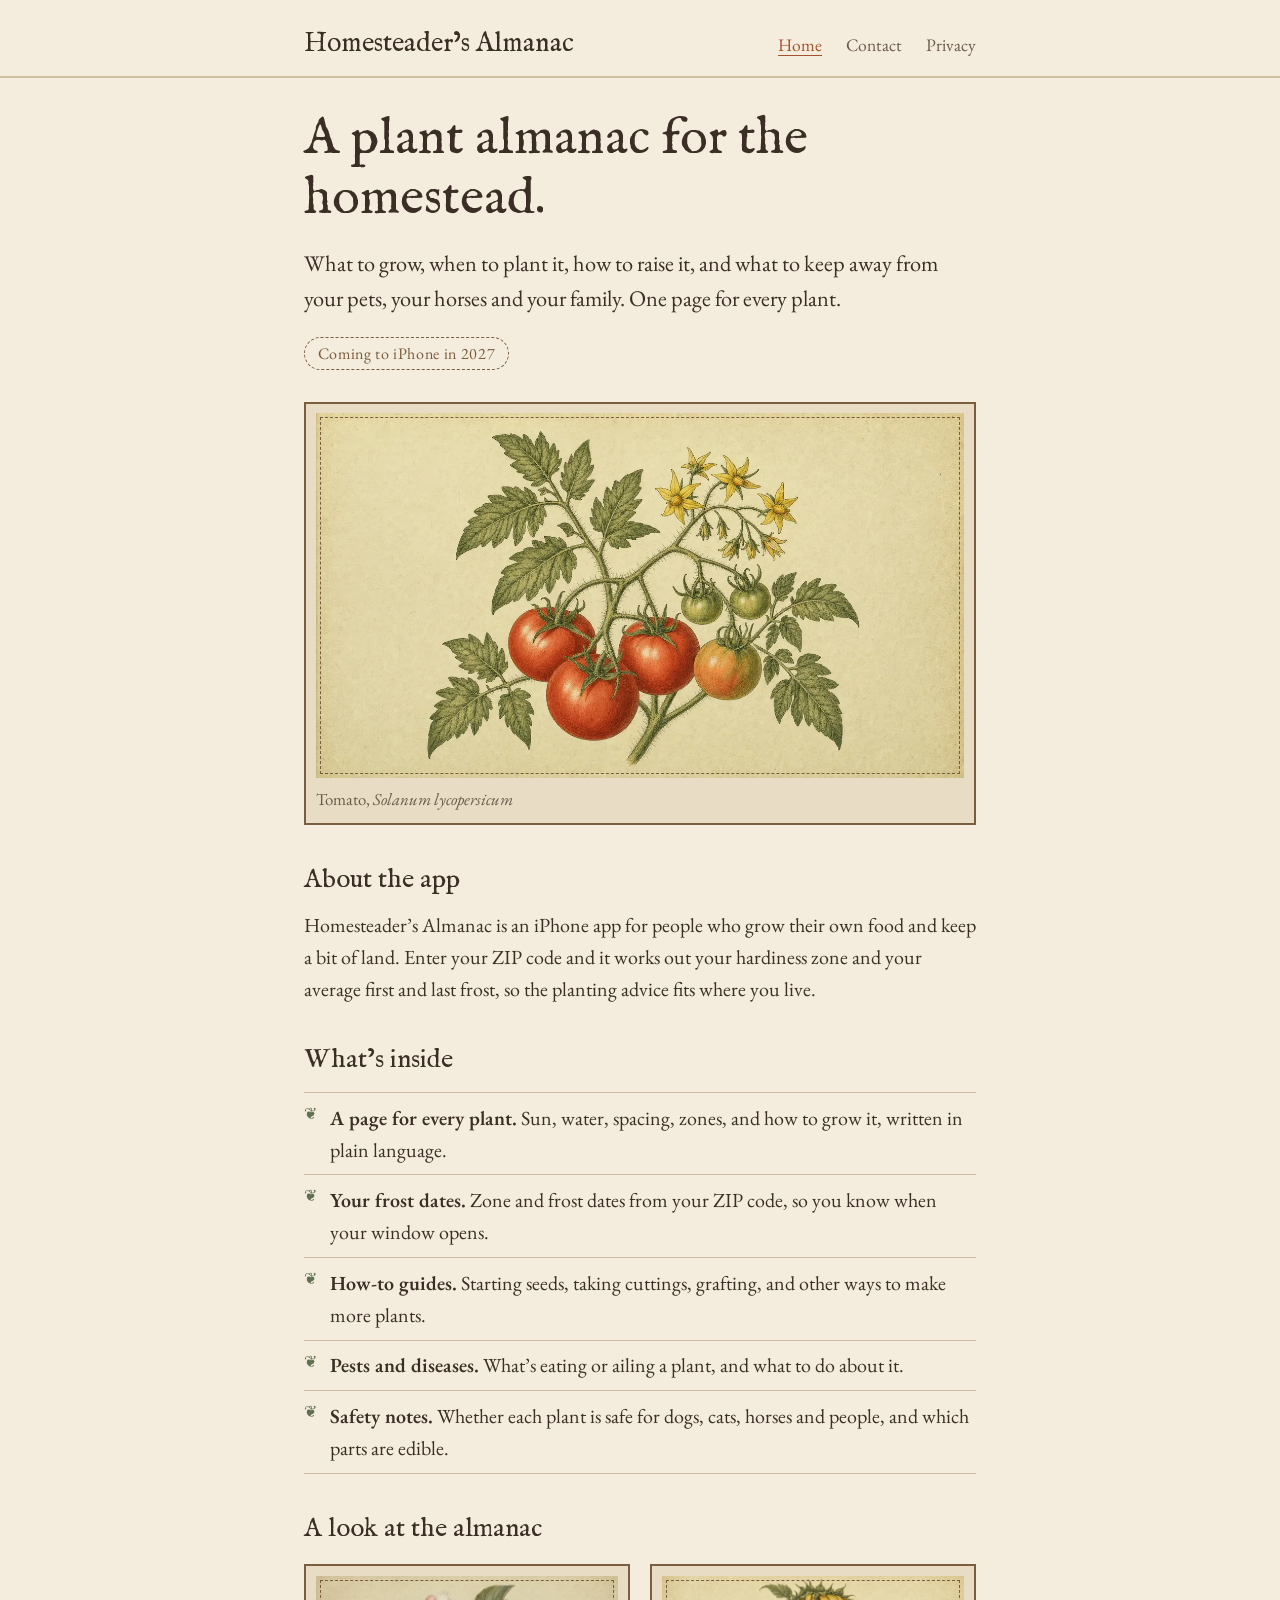
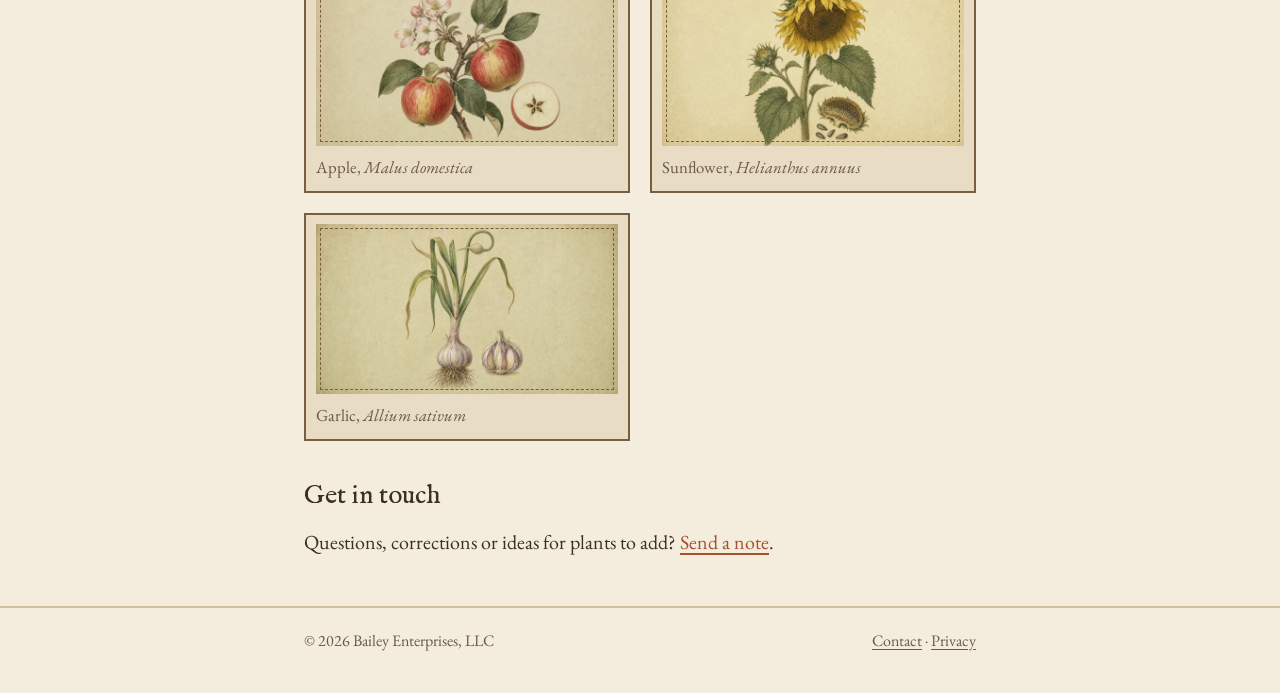
<file: index.html>
<!doctype html>
<html lang="en">
<head>
<meta charset="utf-8">
<meta name="viewport" content="width=device-width, initial-scale=1">
<title>Homesteader’s Almanac</title>
<meta name="description" content="A plant almanac for the homestead, coming to iPhone: what to grow, when to plant it, and what to watch out for, with a page for every plant.">
<meta property="og:title" content="Homesteader’s Almanac">
<meta property="og:description" content="A plant almanac for the homestead, coming to iPhone: what to grow, when to plant it, and what to watch out for, with a page for every plant.">
<meta property="og:type" content="website">
<meta property="og:image" content="https://homesteadersalmanac.com/img/tomato.webp">
<link rel="icon" href="favicon.svg" type="image/svg+xml">
<link rel="preload" href="fonts/imfell.woff2" as="font" type="font/woff2" crossorigin>
<link rel="stylesheet" href="style.css">
</head>
<body>
<header class="site">
  <div class="wrap">
    <a class="wordmark" href="index.html">Homesteader&rsquo;s Almanac</a>
    <nav aria-label="Main">
      <a href="index.html" aria-current="page">Home</a>
      <a href="contact.html">Contact</a>
      <a href="privacy.html">Privacy</a>
    </nav>
  </div>
</header>
<main>
<div class="wrap">
<h1>A plant almanac for the homestead.</h1>
<p class="lede">What to grow, when to plant it, how to raise it, and what to keep away from your pets, your horses and your family. One page for every plant.</p>
<span class="stamp">Coming to iPhone in 2027</span>

<figure class="plate">
  <img src="img/tomato.webp" width="1280" height="720" alt="Vintage-style illustration of a tomato plant with ripe red fruit, green tomatoes and small yellow flowers on a cream background.">
  <figcaption>Tomato, <i>Solanum lycopersicum</i></figcaption>
</figure>

<h2>About the app</h2>
<p>Homesteader&rsquo;s Almanac is an iPhone app for people who grow their own food and keep a bit of land. Enter your ZIP code and it works out your hardiness zone and your average first and last frost, so the planting advice fits where you live.</p>

<h2>What&rsquo;s inside</h2>
<ul class="inside">
  <li><strong>A page for every plant.</strong> Sun, water, spacing, zones, and how to grow it, written in plain language.</li>
  <li><strong>Your frost dates.</strong> Zone and frost dates from your ZIP code, so you know when your window opens.</li>
  <li><strong>How-to guides.</strong> Starting seeds, taking cuttings, grafting, and other ways to make more plants.</li>
  <li><strong>Pests and diseases.</strong> What&rsquo;s eating or ailing a plant, and what to do about it.</li>
  <li><strong>Safety notes.</strong> Whether each plant is safe for dogs, cats, horses and people, and which parts are edible.</li>
</ul>

<h2>A look at the almanac</h2>
<div class="gallery">
  <figure class="plate">
    <img src="img/apple.webp" width="1280" height="720" loading="lazy" alt="Vintage-style illustration of an apple branch with pink blossoms, two red apples and a halved apple showing the star-shaped core.">
    <figcaption>Apple, <i>Malus domestica</i></figcaption>
  </figure>
  <figure class="plate">
    <img src="img/sunflower.webp" width="1280" height="720" loading="lazy" alt="Vintage-style illustration of a sunflower with a drooping yellow head, large leaves, a flower bud and loose seeds.">
    <figcaption>Sunflower, <i>Helianthus annuus</i></figcaption>
  </figure>
  <figure class="plate">
    <img src="img/garlic.webp" width="1280" height="720" loading="lazy" alt="Vintage-style illustration of a garlic plant with a curling scape, a whole bulb with roots and a bulb split into cloves.">
    <figcaption>Garlic, <i>Allium sativum</i></figcaption>
  </figure>
</div>

<h2>Get in touch</h2>
<p>Questions, corrections or ideas for plants to add? <a href="contact.html">Send a note</a>.</p>
</div>
</main>
<footer class="site">
  <div class="wrap">
    <span>&copy; 2026 Bailey Enterprises, LLC</span>
    <span><a href="contact.html">Contact</a> &middot; <a href="privacy.html">Privacy</a></span>
  </div>
</footer>
</body>
</html>
</file>
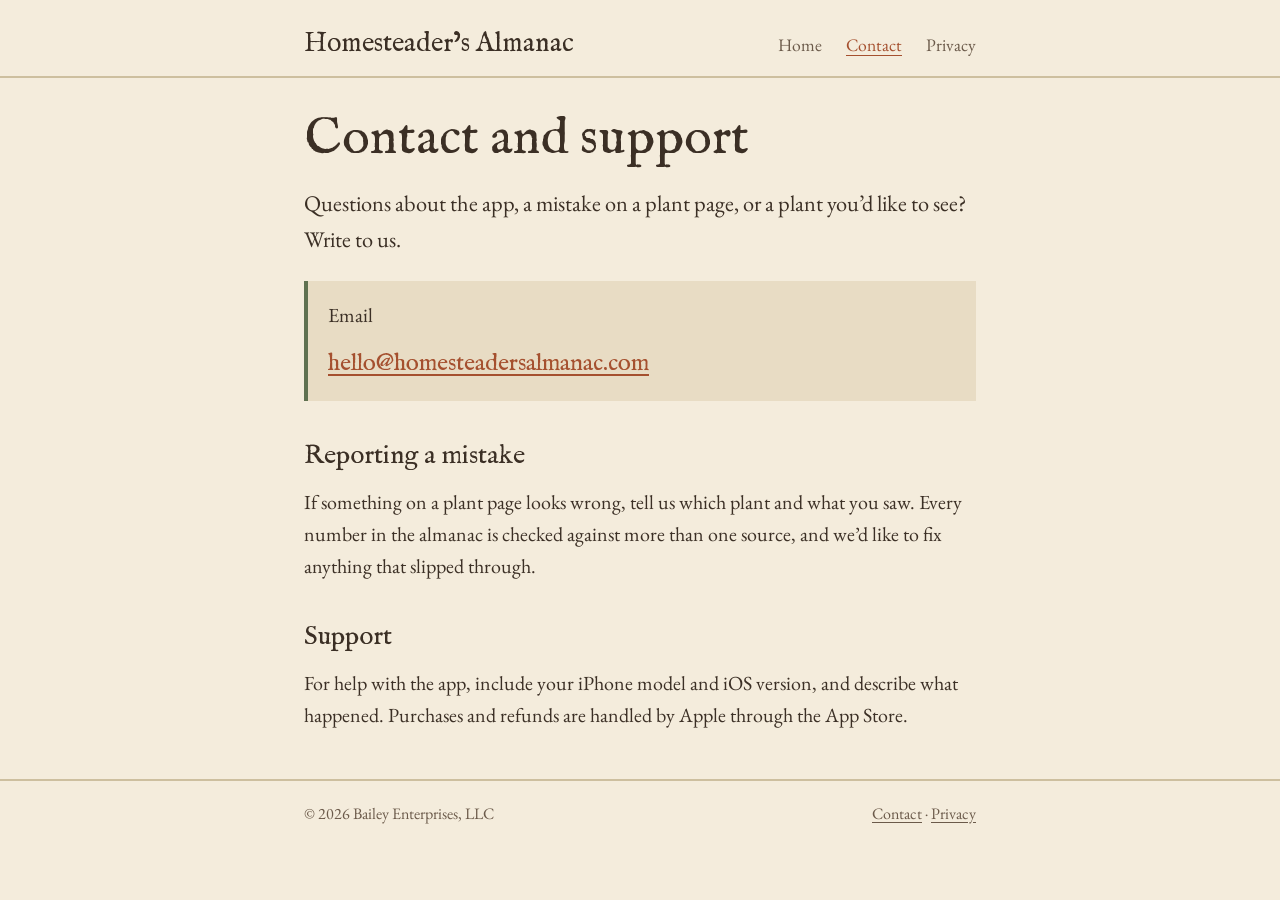
<file: contact.html>
<!doctype html>
<html lang="en">
<head>
<meta charset="utf-8">
<meta name="viewport" content="width=device-width, initial-scale=1">
<title>Contact and support · Homesteader’s Almanac</title>
<meta name="description" content="How to reach Homesteader’s Almanac with questions, corrections or support requests.">
<meta property="og:title" content="Contact and support · Homesteader’s Almanac">
<meta property="og:description" content="How to reach Homesteader’s Almanac with questions, corrections or support requests.">
<meta property="og:type" content="website">
<meta property="og:image" content="https://homesteadersalmanac.com/img/tomato.webp">
<link rel="icon" href="favicon.svg" type="image/svg+xml">
<link rel="preload" href="fonts/imfell.woff2" as="font" type="font/woff2" crossorigin>
<link rel="stylesheet" href="style.css">
</head>
<body>
<header class="site">
  <div class="wrap">
    <a class="wordmark" href="index.html">Homesteader&rsquo;s Almanac</a>
    <nav aria-label="Main">
      <a href="index.html">Home</a>
      <a href="contact.html" aria-current="page">Contact</a>
      <a href="privacy.html">Privacy</a>
    </nav>
  </div>
</header>
<main>
<div class="wrap">
<h1>Contact and support</h1>
<p class="lede">Questions about the app, a mistake on a plant page, or a plant you&rsquo;d like to see? Write to us.</p>

<div class="card">
  <p>Email</p>
  <p class="mail"><a href="mailto:hello@homesteadersalmanac.com">hello@homesteadersalmanac.com</a></p>
</div>

<h2>Reporting a mistake</h2>
<p>If something on a plant page looks wrong, tell us which plant and what you saw. Every number in the almanac is checked against more than one source, and we&rsquo;d like to fix anything that slipped through.</p>

<h2>Support</h2>
<p>For help with the app, include your iPhone model and iOS version, and describe what happened. Purchases and refunds are handled by Apple through the App Store.</p>
</div>
</main>
<footer class="site">
  <div class="wrap">
    <span>&copy; 2026 Bailey Enterprises, LLC</span>
    <span><a href="contact.html">Contact</a> &middot; <a href="privacy.html">Privacy</a></span>
  </div>
</footer>
</body>
</html>
</file>
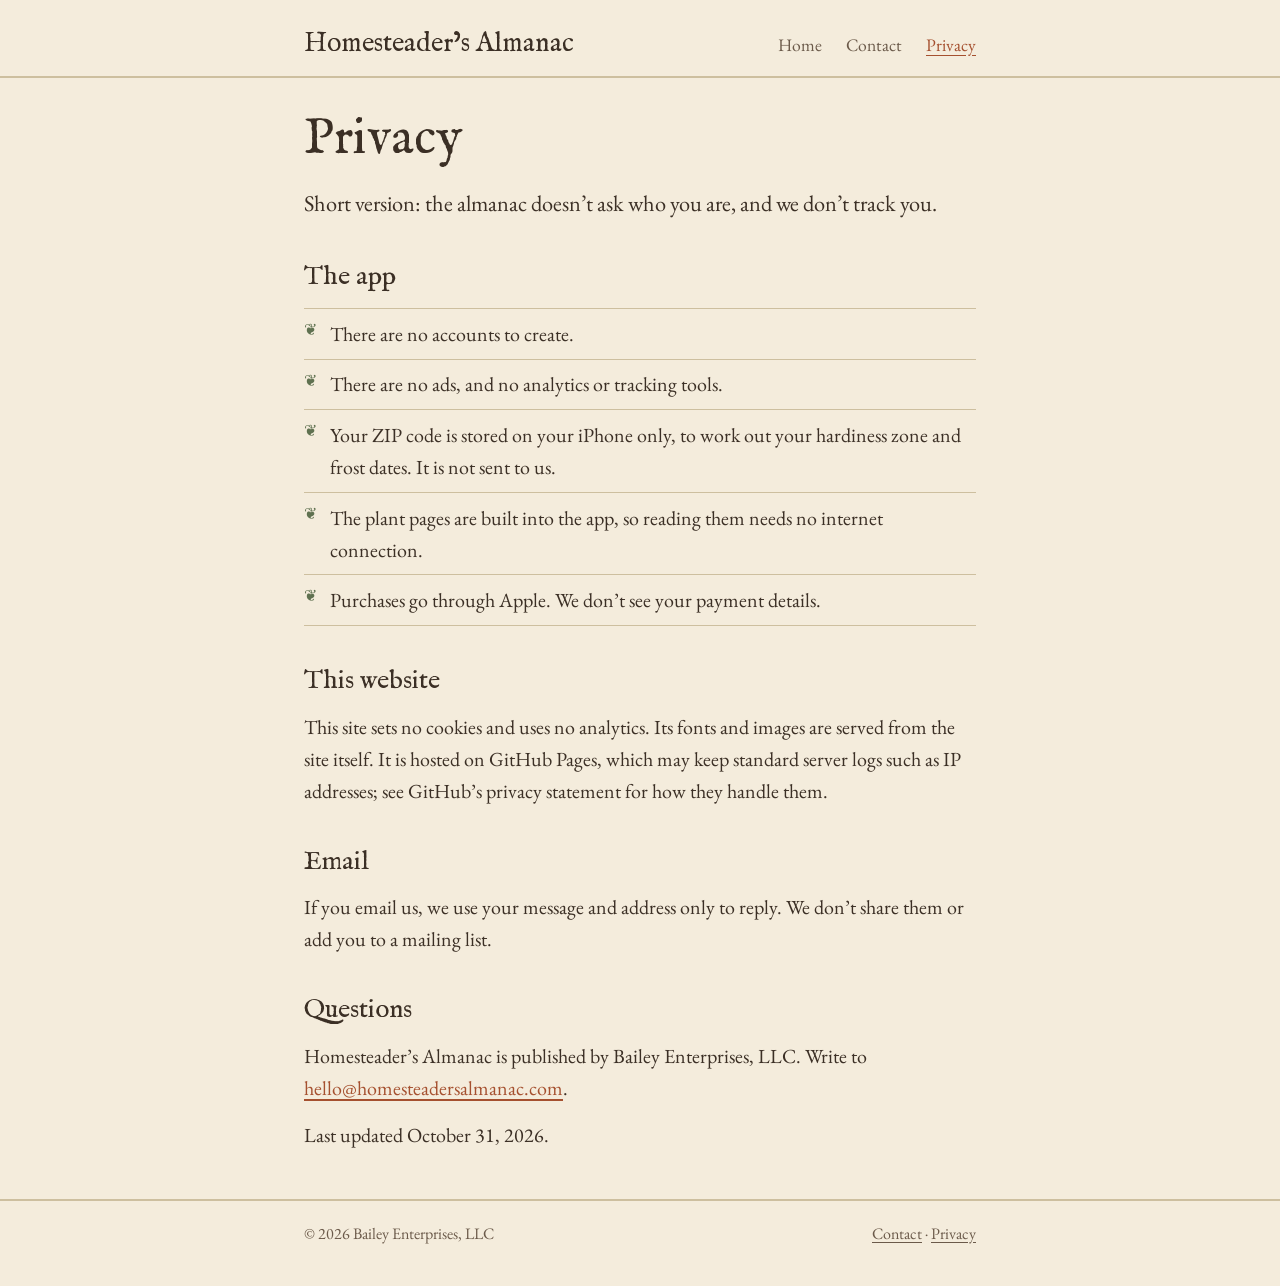
<file: privacy.html>
<!doctype html>
<html lang="en">
<head>
<meta charset="utf-8">
<meta name="viewport" content="width=device-width, initial-scale=1">
<title>Privacy · Homesteader’s Almanac</title>
<meta name="description" content="What Homesteader’s Almanac does and doesn’t collect.">
<meta property="og:title" content="Privacy · Homesteader’s Almanac">
<meta property="og:description" content="What Homesteader’s Almanac does and doesn’t collect.">
<meta property="og:type" content="website">
<meta property="og:image" content="https://homesteadersalmanac.com/img/tomato.webp">
<link rel="icon" href="favicon.svg" type="image/svg+xml">
<link rel="preload" href="fonts/imfell.woff2" as="font" type="font/woff2" crossorigin>
<link rel="stylesheet" href="style.css">
</head>
<body>
<header class="site">
  <div class="wrap">
    <a class="wordmark" href="index.html">Homesteader&rsquo;s Almanac</a>
    <nav aria-label="Main">
      <a href="index.html">Home</a>
      <a href="contact.html">Contact</a>
      <a href="privacy.html" aria-current="page">Privacy</a>
    </nav>
  </div>
</header>
<main>
<div class="wrap">
<h1>Privacy</h1>
<p class="lede">Short version: the almanac doesn&rsquo;t ask who you are, and we don&rsquo;t track you.</p>

<h2>The app</h2>
<ul class="inside">
  <li>There are no accounts to create.</li>
  <li>There are no ads, and no analytics or tracking tools.</li>
  <li>Your ZIP code is stored on your iPhone only, to work out your hardiness zone and frost dates. It is not sent to us.</li>
  <li>The plant pages are built into the app, so reading them needs no internet connection.</li>
  <li>Purchases go through Apple. We don&rsquo;t see your payment details.</li>
</ul>

<h2>This website</h2>
<p>This site sets no cookies and uses no analytics. Its fonts and images are served from the site itself. It is hosted on GitHub Pages, which may keep standard server logs such as IP addresses; see GitHub&rsquo;s privacy statement for how they handle them.</p>

<h2>Email</h2>
<p>If you email us, we use your message and address only to reply. We don&rsquo;t share them or add you to a mailing list.</p>

<h2>Questions</h2>
<p>Homesteader&rsquo;s Almanac is published by Bailey Enterprises, LLC. Write to <a href="mailto:hello@homesteadersalmanac.com">hello@homesteadersalmanac.com</a>.</p>
<p>Last updated October 31, 2026.</p>
</div>
</main>
<footer class="site">
  <div class="wrap">
    <span>&copy; 2026 Bailey Enterprises, LLC</span>
    <span><a href="contact.html">Contact</a> &middot; <a href="privacy.html">Privacy</a></span>
  </div>
</footer>
</body>
</html>
</file>
<file: style.css>
/* Homesteader's Almanac: palette and type from the almanac style guide (parchment, ink, sage, terracotta). */
@font-face { font-family: "IM Fell English"; src: url("fonts/imfell.woff2") format("woff2"); font-display: swap; }
@font-face { font-family: "EB Garamond"; src: url("fonts/ebgaramond.woff2") format("woff2"); font-weight: 400 800; font-style: normal; font-display: swap; }
@font-face { font-family: "EB Garamond"; src: url("fonts/ebgaramond-italic.woff2") format("woff2"); font-weight: 400 800; font-style: italic; font-display: swap; }

:root {
  --paper: #F4ECDC;
  --card: #E8DCC4;
  --ink: #3B2F25;
  --ink-soft: #6B5A4A;
  --sage: #5F7150;
  --terracotta: #A5502F;
  --bark: #7A5C3E;
  --rule: #cdbf9f;
}
@media (prefers-color-scheme: dark) {
  :root:not([data-theme="light"]) {
    --paper: #1F1A16; --card: #2B241E; --ink: #EFE6D2; --ink-soft: #BFB29C;
    --sage: #A3B58E; --terracotta: #D98A68; --bark: #B79870; --rule: #4a3f33;
  }
}

* { box-sizing: border-box; }
html { -webkit-text-size-adjust: 100%; }
body {
  margin: 0; background: var(--paper); color: var(--ink);
  font: 1.25rem/1.6 "EB Garamond", Georgia, serif;
}
a { color: var(--terracotta); text-underline-offset: 0.18em; }
a:hover { color: var(--sage); }
:focus-visible { outline: 3px solid var(--sage); outline-offset: 3px; border-radius: 2px; }

.wrap { max-width: 44rem; margin: 0 auto; padding: 0 1rem; }

header.site { padding: 1.75rem 0 1rem; border-bottom: 2px double var(--rule); }
header.site .wrap { display: flex; flex-wrap: wrap; align-items: baseline; justify-content: space-between; gap: 0.5rem 1.5rem; }
.wordmark { font-family: "IM Fell English", Georgia, serif; font-size: 1.7rem; line-height: 1.1; color: var(--ink); text-decoration: none; }
nav a { margin-left: 1.25rem; color: var(--ink-soft); text-decoration: none; font-size: 1.1rem; }
nav a:first-child { margin-left: 0; }
nav a:hover, nav a[aria-current="page"] { color: var(--terracotta); text-decoration: underline; text-underline-offset: 0.25em; }

main { padding: 2rem 0 3rem; }
h1, h2 { font-family: "IM Fell English", Georgia, serif; font-weight: 400; line-height: 1.15; margin: 0; }
h1 { font-size: clamp(2.2rem, 7vw, 3.25rem); }
h2 { font-size: 1.65rem; margin-top: 2.5rem; }
p { margin: 0.9rem 0 0; }
.lede { font-size: 1.4rem; color: var(--ink); margin-top: 1rem; }
.stamp {
  display: inline-block; margin-top: 1.25rem; padding: 0.15rem 0.8rem;
  border: 1.5px dashed var(--bark); border-radius: 999px;
  color: var(--bark); font-size: 1rem; letter-spacing: 0.04em;
}

figure { margin: 0; }
.plate { margin-top: 2rem; padding: 0.6rem; background: var(--card); border: 2px solid var(--bark); }
.plate img { display: block; width: 100%; height: auto; outline: 1px dashed var(--bark); outline-offset: -0.35rem; }
figcaption { margin-top: 0.5rem; font-size: 1.05rem; color: var(--ink-soft); }
figcaption i { font-style: italic; }

ul.inside { padding: 0; list-style: none; margin: 1rem 0 0; }
ul.inside li { padding: 0.55rem 0 0.55rem 1.6rem; border-top: 1px solid var(--rule); position: relative; }
ul.inside li:last-child { border-bottom: 1px solid var(--rule); }
ul.inside li::before { content: "\2766"; position: absolute; left: 0; top: 0.5rem; color: var(--sage); font-size: 1rem; }
ul.inside strong { font-weight: 600; }

.gallery { display: grid; gap: 1.25rem; grid-template-columns: repeat(auto-fit, minmax(14rem, 1fr)); margin-top: 1.25rem; }
.gallery .plate { margin-top: 0; }

.card { margin-top: 1.5rem; padding: 1.1rem 1.25rem; background: var(--card); border-left: 4px solid var(--sage); }
.card p:first-child { margin-top: 0; }
.mail { font-size: clamp(1.1rem, 5.4vw, 1.5rem); overflow-wrap: anywhere; font-family: "IM Fell English", Georgia, serif; }

footer.site { border-top: 2px double var(--rule); padding: 1.25rem 0 2.5rem; color: var(--ink-soft); font-size: 1rem; }
footer.site .wrap { display: flex; flex-wrap: wrap; justify-content: space-between; gap: 0.5rem 1.5rem; }
footer.site a { color: var(--ink-soft); }
</file>
